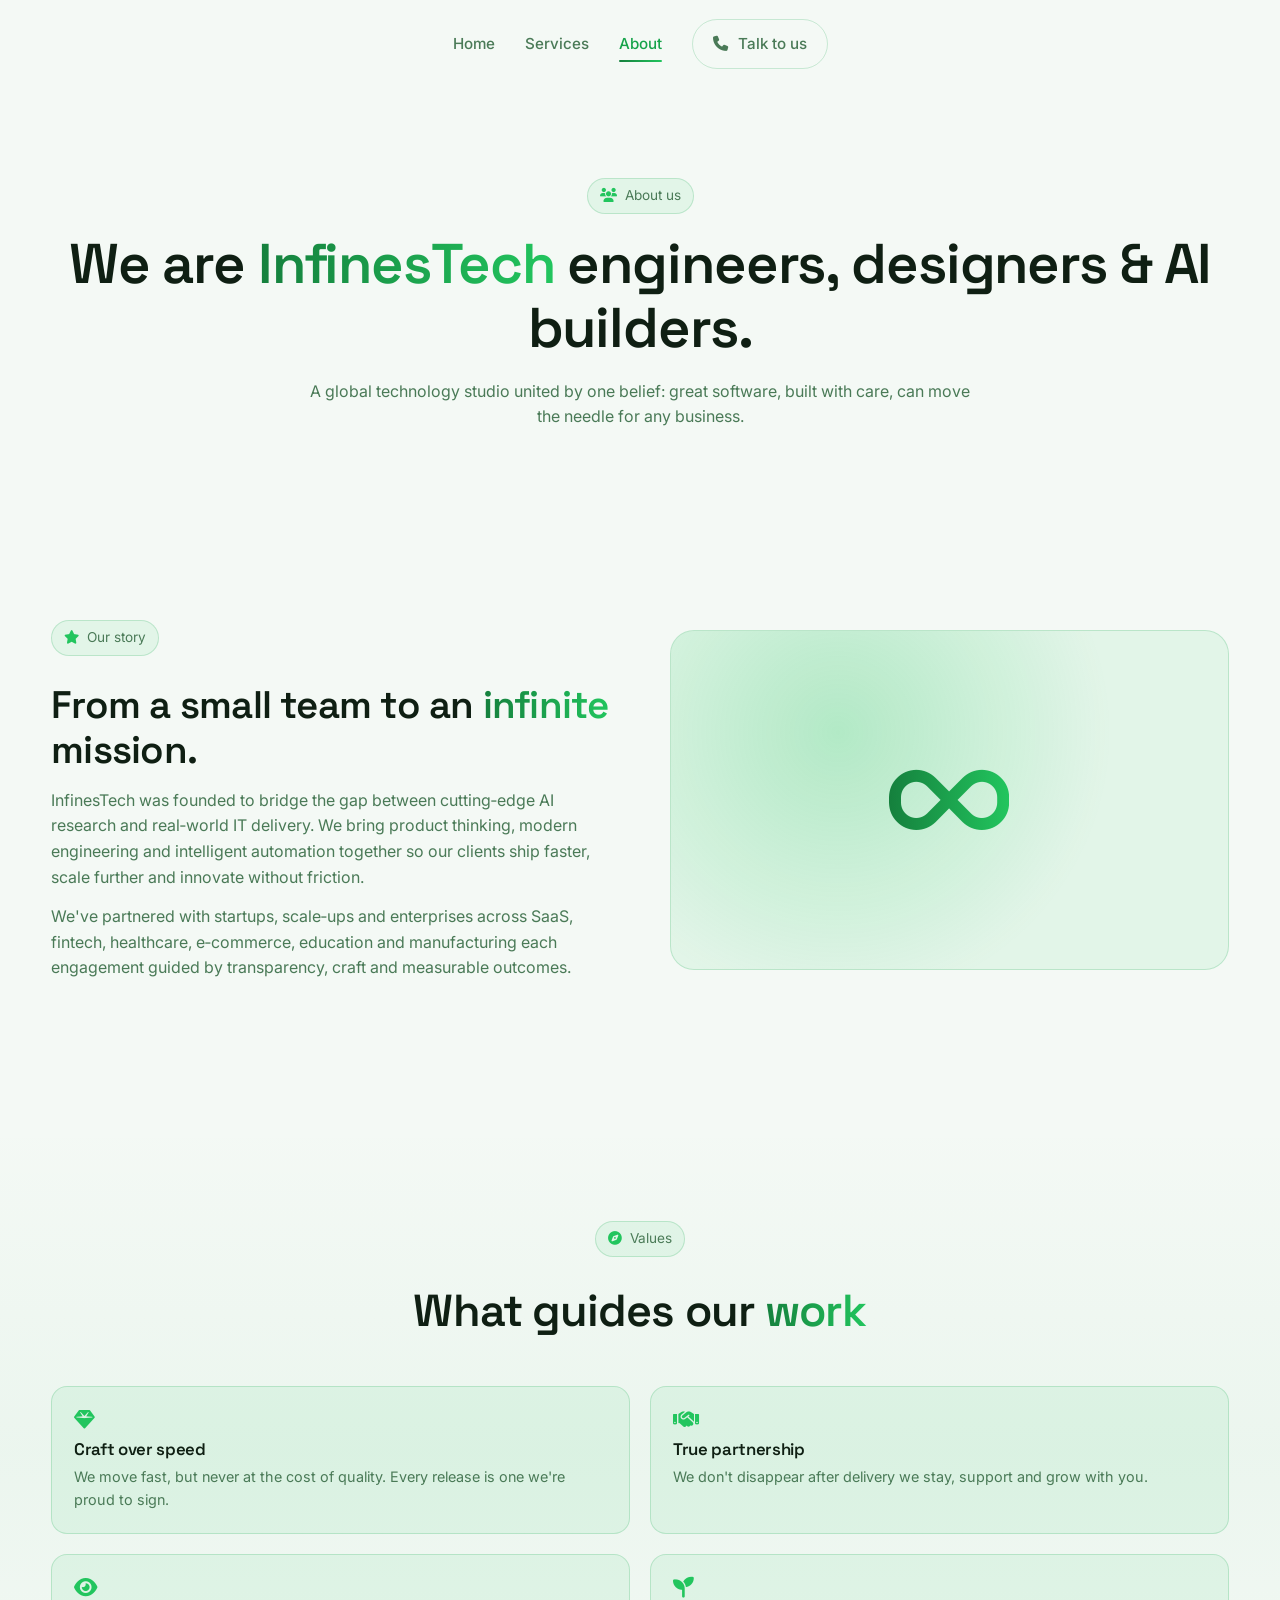
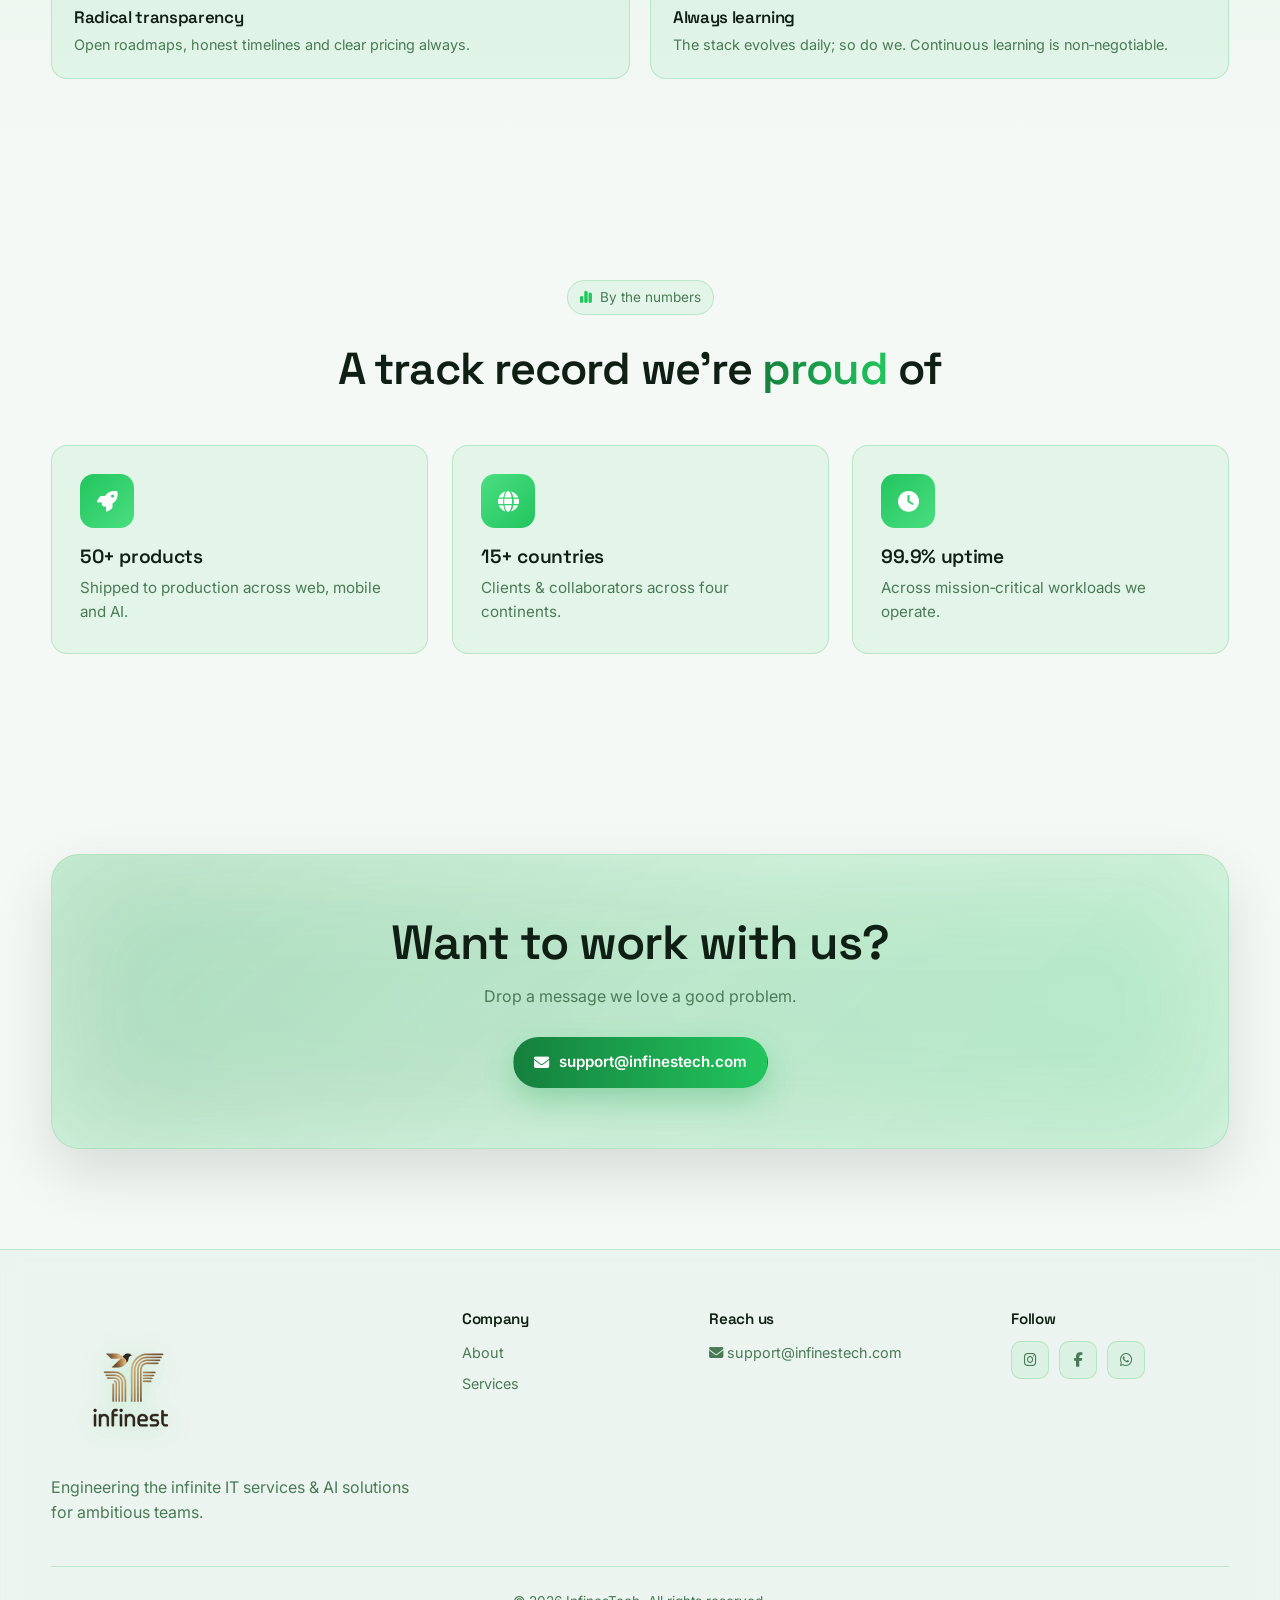
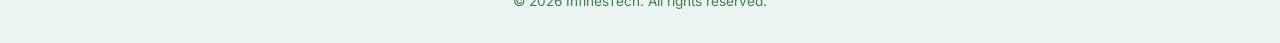
<file: about.html>
<!DOCTYPE html>
<html lang="en">
<head>
  <meta charset="UTF-8" />
  <meta name="viewport" content="width=device-width, initial-scale=1.0" />
  <title>About  InfinesTech</title>
  <link rel="icon" href="data:image/svg+xml,%3Csvg xmlns='http://www.w3.org/2000/svg' viewBox='0 0 64 64'%3E%3Ctext y='52' font-size='52'%3E%E2%88%9E%3C/text%3E%3C/svg%3E" />
  <link rel="preconnect" href="https://fonts.googleapis.com">
  <link rel="preconnect" href="https://fonts.gstatic.com" crossorigin>
  <link href="https://fonts.googleapis.com/css2?family=Space+Grotesk:wght@400;500;600;700&family=Inter:wght@300;400;500;600&display=swap" rel="stylesheet">
  <link rel="stylesheet" href="https://cdnjs.cloudflare.com/ajax/libs/font-awesome/6.5.2/css/all.min.css" referrerpolicy="no-referrer" />
  <link rel="stylesheet" href="https://cdn.jsdelivr.net/npm/aos@2.3.4/dist/aos.css" />
  <link rel="stylesheet" href="assets/css/styles.css" />
</head>
<body>
  <div class="bg-gradient" aria-hidden="true"></div>

  <header class="nav">
    <div class="container nav-inner">
      <nav class="nav-links" id="navLinks">
        <a href="index.html">Home</a>
        <a href="services.html">Services</a>
        <a href="about.html" class="active">About</a>
        <a href="index.html#contact" class="btn btn-ghost"><i class="fa-solid fa-phone"></i> Talk to us</a>
      </nav>
      <button class="menu-btn" id="menuBtn" aria-label="Menu"><i class="fa-solid fa-bars"></i></button>
    </div>
  </header>

  <section class="page-hero">
    <div class="container" data-aos="fade-up">
      <span class="eyebrow"><i class="fa-solid fa-users"></i> About us</span>
      <h1>We are <span class="grad">InfinesTech</span>  engineers, designers & AI builders.</h1>
      <p>A global technology studio united by one belief: great software, built with care, can move the needle for any business.</p>
    </div>
  </section>

  <section class="section">
    <div class="container about-grid">
      <div data-aos="fade-right">
        <span class="eyebrow"><i class="fa-solid fa-star"></i> Our story</span>
        <h2 style="font-size:clamp(1.8rem,3vw,2.4rem);margin:10px 0 16px">From a small team to an <span class="grad">infinite</span> mission.</h2>
        <p class="muted">InfinesTech was founded to bridge the gap between cutting‑edge AI research and real‑world IT delivery. We bring product thinking, modern engineering and intelligent automation together  so our clients ship faster, scale further and innovate without friction.</p>
        <p class="muted" style="margin-top:14px">We've partnered with startups, scale‑ups and enterprises across SaaS, fintech, healthcare, e‑commerce, education and manufacturing  each engagement guided by transparency, craft and measurable outcomes.</p>
      </div>
      <div class="service-visual" data-aos="fade-left" style="min-height:340px">
        <i class="fa-solid fa-infinity"></i>
      </div>
    </div>
  </section>

  <section class="section alt">
    <div class="container">
      <div class="section-head" data-aos="fade-up">
        <span class="eyebrow"><i class="fa-solid fa-compass"></i> Values</span>
        <h2>What guides our <span class="grad">work</span></h2>
      </div>
      <div class="values">
        <div class="value" data-aos="fade-up"><i class="fa-solid fa-gem"></i><h4>Craft over speed</h4><p>We move fast, but never at the cost of quality. Every release is one we're proud to sign.</p></div>
        <div class="value" data-aos="fade-up" data-aos-delay="80"><i class="fa-solid fa-handshake"></i><h4>True partnership</h4><p>We don't disappear after delivery  we stay, support and grow with you.</p></div>
        <div class="value" data-aos="fade-up" data-aos-delay="160"><i class="fa-solid fa-eye"></i><h4>Radical transparency</h4><p>Open roadmaps, honest timelines and clear pricing  always.</p></div>
        <div class="value" data-aos="fade-up" data-aos-delay="240"><i class="fa-solid fa-seedling"></i><h4>Always learning</h4><p>The stack evolves daily; so do we. Continuous learning is non‑negotiable.</p></div>
      </div>
    </div>
  </section>

  <section class="section">
    <div class="container">
      <div class="section-head" data-aos="fade-up">
        <span class="eyebrow"><i class="fa-solid fa-chart-simple"></i> By the numbers</span>
        <h2>A track record we're <span class="grad">proud</span> of</h2>
      </div>
      <div class="cards">
        <div class="card" data-aos="fade-up"><div class="card-icon ic-1"><i class="fa-solid fa-rocket"></i></div><h3>50+ products</h3><p>Shipped to production across web, mobile and AI.</p></div>
        <div class="card" data-aos="fade-up" data-aos-delay="80"><div class="card-icon ic-2"><i class="fa-solid fa-globe"></i></div><h3>15+ countries</h3><p>Clients & collaborators across four continents.</p></div>
        <div class="card" data-aos="fade-up" data-aos-delay="160"><div class="card-icon ic-3"><i class="fa-solid fa-clock"></i></div><h3>99.9% uptime</h3><p>Across mission‑critical workloads we operate.</p></div>
      </div>
    </div>
  </section>

  <section id="contact" class="cta">
    <div class="container cta-inner" data-aos="zoom-in">
      <h2>Want to work with us?</h2>
      <p>Drop a message  we love a good problem.</p>
      <div class="cta-actions">
        <a class="btn btn-primary" href="mailto:support@infinestech.com"><i class="fa-solid fa-envelope"></i> support@infinestech.com</a>
      </div>
    </div>
  </section>

  <footer class="footer">
    <div class="container footer-grid">
      <div>
        <a href="index.html" class="logo" aria-label="InfinesTech home">
          <img src="public/images/infilogo-removebg-preview.png" alt="InfinesTech logo" />
        </a>
        <p class="muted">Engineering the infinite  IT services & AI solutions for ambitious teams.</p>
      </div>
      <div>
        <h5>Company</h5>
        <a href="about.html">About</a>
        <a href="services.html">Services</a>
      </div>
      <div>
        <h5>Reach us</h5>
        <a href="mailto:support@infinestech.com"><i class="fa-solid fa-envelope"></i> support@infinestech.com</a>
      </div>
      <div>
        <h5>Follow</h5>
        <div class="socials">
          <a href="https://www.instagram.com/infinest_tech?igsh=b3l2dXd6c2hsYjk3" aria-label="Instagram"><i class="fa-brands fa-instagram"></i></a>
          <a href="https://www.facebook.com/share/1D6Vjy6H3m/" aria-label="Facebook"><i class="fa-brands fa-facebook-f"></i></a>
          <a href="https://wa.me/918925433918" aria-label="WhatsApp"><i class="fa-brands fa-whatsapp"></i></a>
        </div>
      </div>
    </div>
    <div class="container copyright">© <span id="year"></span> InfinesTech. All rights reserved.</div>
  </footer>

  <script src="https://cdn.jsdelivr.net/npm/aos@2.3.4/dist/aos.js"></script>
  <script src="assets/js/main.js"></script>
</body>
</html>
</file>
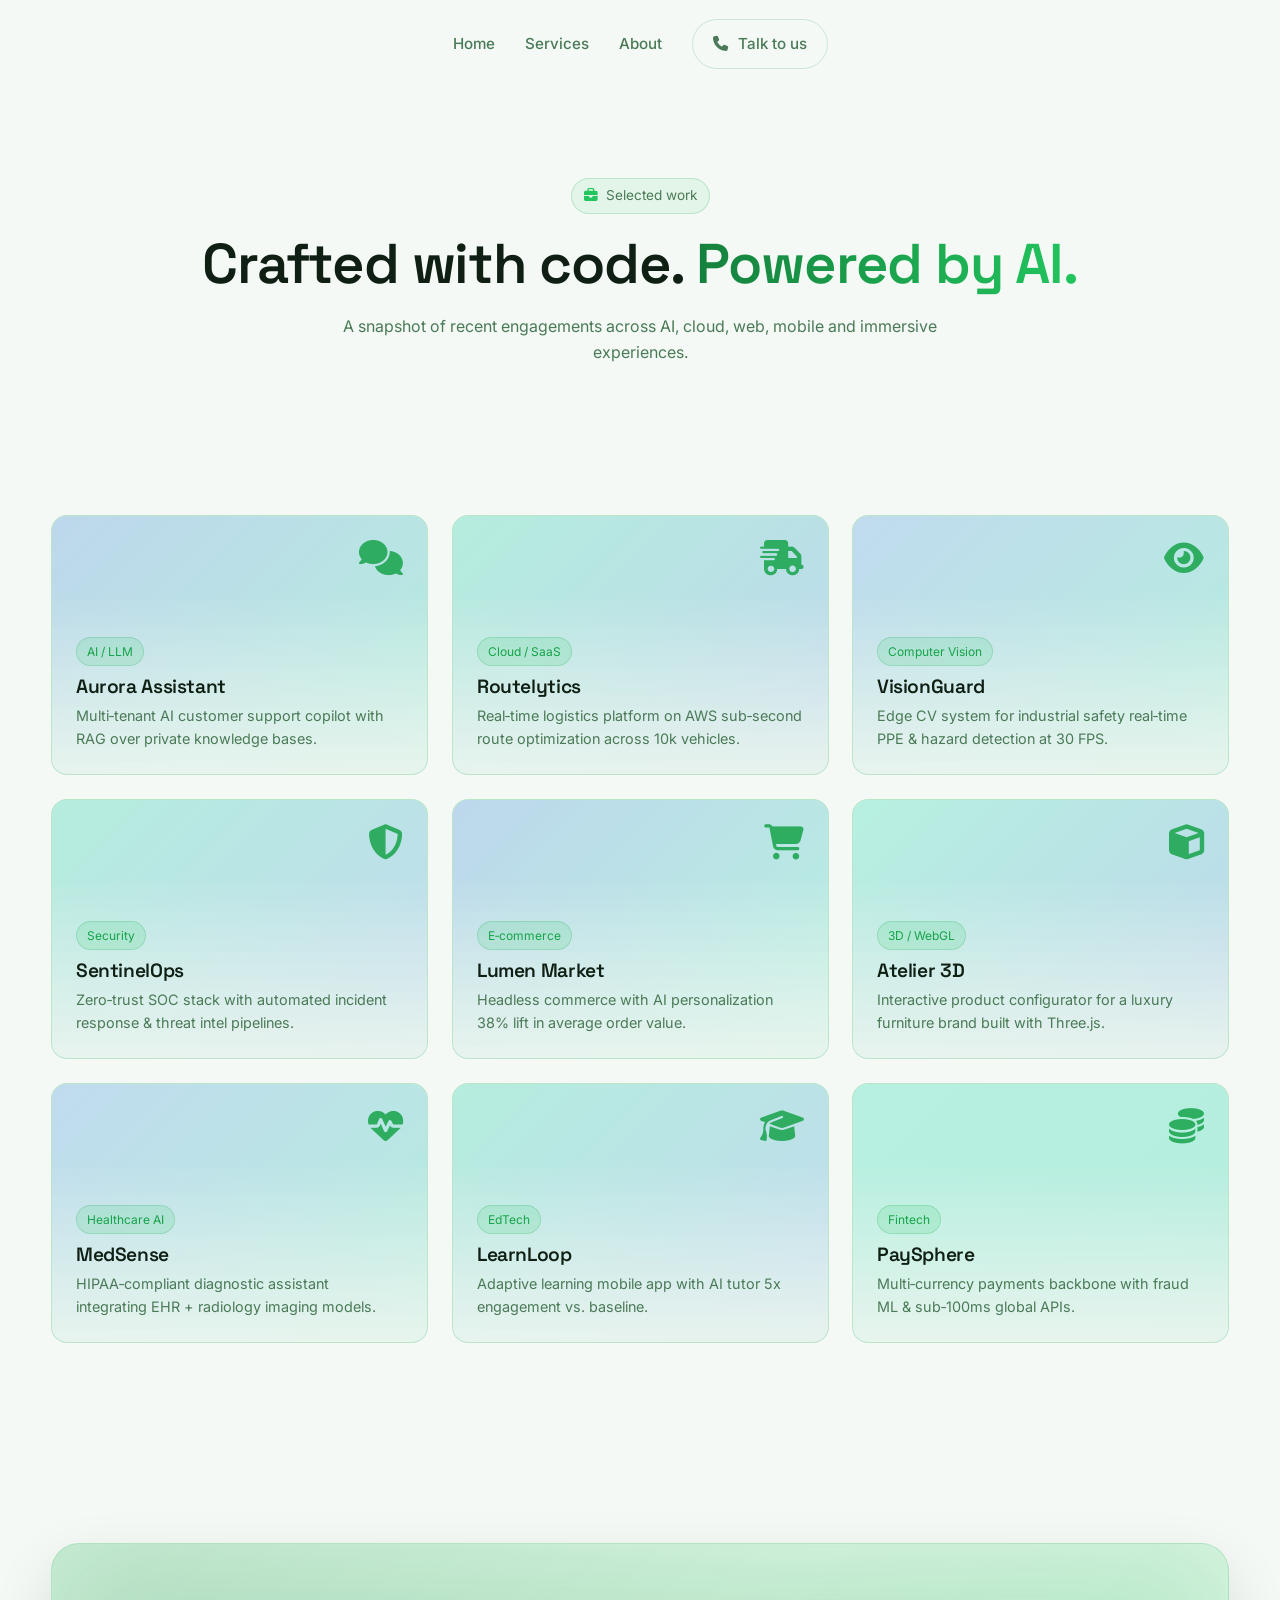
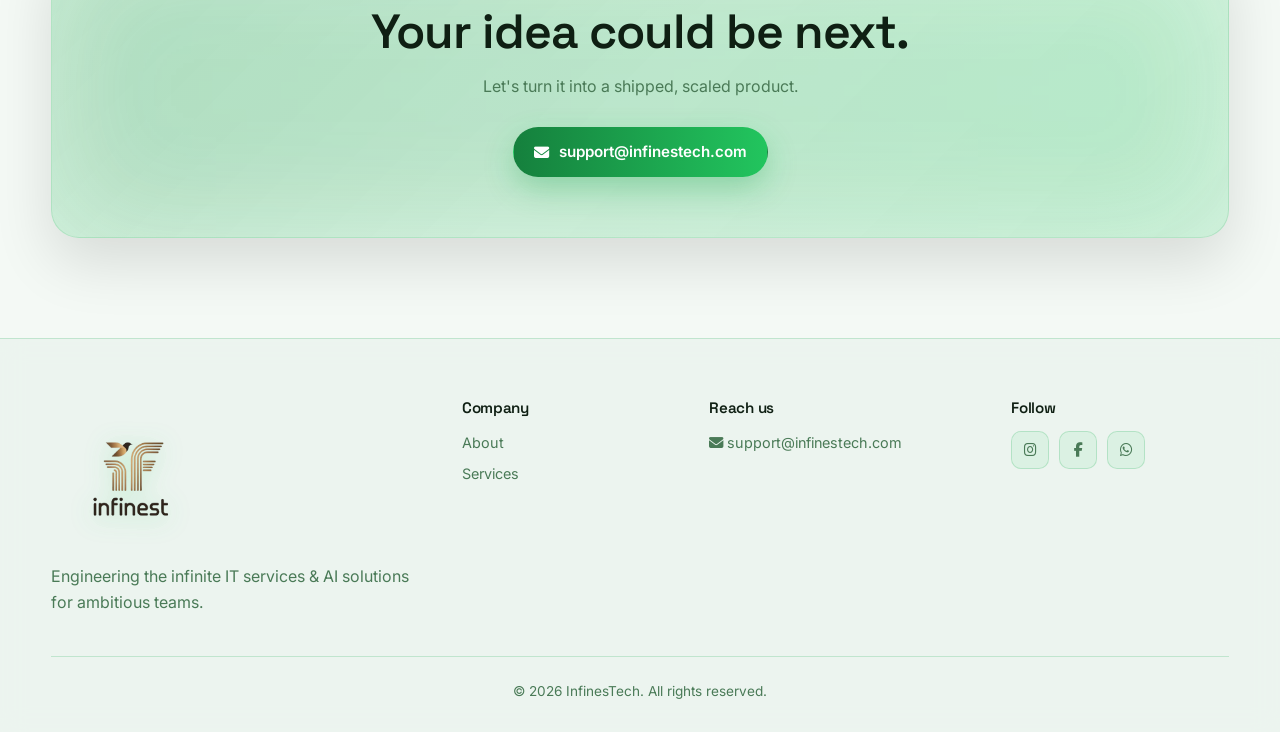
<file: portfolio.html>
﻿<!DOCTYPE html>
<html lang="en">
<head>
  <meta charset="UTF-8" />
  <meta name="viewport" content="width=device-width, initial-scale=1.0" />
  <title>Work  InfinesTech</title>
  <link rel="icon" href="data:image/svg+xml,%3Csvg xmlns='http://www.w3.org/2000/svg' viewBox='0 0 64 64'%3E%3Ctext y='52' font-size='52'%3E%E2%88%9E%3C/text%3E%3C/svg%3E" />
  <link rel="preconnect" href="https://fonts.googleapis.com">
  <link rel="preconnect" href="https://fonts.gstatic.com" crossorigin>
  <link href="https://fonts.googleapis.com/css2?family=Space+Grotesk:wght@400;500;600;700&family=Inter:wght@300;400;500;600&display=swap" rel="stylesheet">
  <link rel="stylesheet" href="https://cdnjs.cloudflare.com/ajax/libs/font-awesome/6.5.2/css/all.min.css" referrerpolicy="no-referrer" />
  <link rel="stylesheet" href="https://cdn.jsdelivr.net/npm/aos@2.3.4/dist/aos.css" />
  <link rel="stylesheet" href="assets/css/styles.css" />
</head>
<body>
  <div class="bg-gradient" aria-hidden="true"></div>

  <header class="nav">
    <div class="container nav-inner">
      <nav class="nav-links" id="navLinks">
        <a href="index.html">Home</a>
        <a href="services.html">Services</a>
        <a href="about.html">About</a>

        <a href="index.html#contact" class="btn btn-ghost"><i class="fa-solid fa-phone"></i> Talk to us</a>
      </nav>
      <button class="menu-btn" id="menuBtn" aria-label="Menu"><i class="fa-solid fa-bars"></i></button>
    </div>
  </header>

  <section class="page-hero">
    <div class="container" data-aos="fade-up">
      <span class="eyebrow"><i class="fa-solid fa-briefcase"></i> Selected work</span>
      <h1>Crafted with code. <span class="grad">Powered by AI.</span></h1>
      <p>A snapshot of recent engagements across AI, cloud, web, mobile and immersive experiences.</p>
    </div>
  </section>

  <section class="section">
    <div class="container">
      <div class="portfolio-grid">
        <article class="project" data-aos="fade-up" style="--proj-grad:linear-gradient(135deg,#4f7df6,#2dd4bf)">
          <i class="fa-solid fa-comments proj-icon"></i>
          <span class="tag">AI / LLM</span>
          <h3>Aurora Assistant</h3>
          <p>Multi‑tenant AI customer support copilot with RAG over private knowledge bases.</p>
        </article>
        <article class="project" data-aos="fade-up" data-aos-delay="80" style="--proj-grad:linear-gradient(135deg,#2dd4bf,#4f7df6)">
          <i class="fa-solid fa-truck-fast proj-icon"></i>
          <span class="tag">Cloud / SaaS</span>
          <h3>Routelytics</h3>
          <p>Real‑time logistics platform on AWS  sub‑second route optimization across 10k vehicles.</p>
        </article>
        <article class="project" data-aos="fade-up" data-aos-delay="160" style="--proj-grad:linear-gradient(135deg,#5b8cff,#2dd4bf)">
          <i class="fa-solid fa-eye proj-icon"></i>
          <span class="tag">Computer Vision</span>
          <h3>VisionGuard</h3>
          <p>Edge CV system for industrial safety  real‑time PPE & hazard detection at 30 FPS.</p>
        </article>
        <article class="project" data-aos="fade-up" style="--proj-grad:linear-gradient(135deg,#2dd4bf,#5b8cff)">
          <i class="fa-solid fa-shield-halved proj-icon"></i>
          <span class="tag">Security</span>
          <h3>SentinelOps</h3>
          <p>Zero‑trust SOC stack with automated incident response & threat intel pipelines.</p>
        </article>
        <article class="project" data-aos="fade-up" data-aos-delay="80" style="--proj-grad:linear-gradient(135deg,#4f7df6,#34e0c8)">
          <i class="fa-solid fa-cart-shopping proj-icon"></i>
          <span class="tag">E‑commerce</span>
          <h3>Lumen Market</h3>
          <p>Headless commerce with AI personalization  38% lift in average order value.</p>
        </article>
        <article class="project" data-aos="fade-up" data-aos-delay="160" style="--proj-grad:linear-gradient(135deg,#34e0c8,#4f7df6)">
          <i class="fa-solid fa-cube proj-icon"></i>
          <span class="tag">3D / WebGL</span>
          <h3>Atelier 3D</h3>
          <p>Interactive product configurator for a luxury furniture brand  built with Three.js.</p>
        </article>
        <article class="project" data-aos="fade-up" style="--proj-grad:linear-gradient(135deg,#5b8cff,#2dd4bf)">
          <i class="fa-solid fa-heart-pulse proj-icon"></i>
          <span class="tag">Healthcare AI</span>
          <h3>MedSense</h3>
          <p>HIPAA‑compliant diagnostic assistant integrating EHR + radiology imaging models.</p>
        </article>
        <article class="project" data-aos="fade-up" data-aos-delay="80" style="--proj-grad:linear-gradient(135deg,#2dd4bf,#5b8cff)">
          <i class="fa-solid fa-graduation-cap proj-icon"></i>
          <span class="tag">EdTech</span>
          <h3>LearnLoop</h3>
          <p>Adaptive learning mobile app with AI tutor  5x engagement vs. baseline.</p>
        </article>
        <article class="project" data-aos="fade-up" data-aos-delay="160" style="--proj-grad:linear-gradient(135deg,#34e0c8,#2dd4bf)">
          <i class="fa-solid fa-coins proj-icon"></i>
          <span class="tag">Fintech</span>
          <h3>PaySphere</h3>
          <p>Multi‑currency payments backbone with fraud ML & sub‑100ms global APIs.</p>
        </article>
      </div>
    </div>
  </section>

  <section id="contact" class="cta">
    <div class="container cta-inner" data-aos="zoom-in">
      <h2>Your idea could be next.</h2>
      <p>Let's turn it into a shipped, scaled product.</p>
      <div class="cta-actions">
        <a class="btn btn-primary" href="mailto:support@infinestech.com"><i class="fa-solid fa-envelope"></i> support@infinestech.com</a>
      </div>
    </div>
  </section>

  <footer class="footer">
    <div class="container footer-grid">
      <div>
        <a href="index.html" class="logo" aria-label="InfinesTech home">
          <img src="public/images/infilogo-removebg-preview.png" alt="InfinesTech logo" />
        </a>
        <p class="muted">Engineering the infinite  IT services & AI solutions for ambitious teams.</p>
      </div>
      <div>
        <h5>Company</h5>
        <a href="about.html">About</a>
        <a href="services.html">Services</a>
      </div>
      <div>
        <h5>Reach us</h5>
        <a href="mailto:support@infinestech.com"><i class="fa-solid fa-envelope"></i> support@infinestech.com</a>
      </div>
      <div>
        <h5>Follow</h5>
        <div class="socials">
          <a href="https://www.instagram.com/infinest_tech?igsh=b3l2dXd6c2hsYjk3" aria-label="Instagram"><i class="fa-brands fa-instagram"></i></a>
          <a href="https://www.facebook.com/share/1D6Vjy6H3m/" aria-label="Facebook"><i class="fa-brands fa-facebook-f"></i></a>
          <a href="https://wa.me/918925433918" aria-label="WhatsApp"><i class="fa-brands fa-whatsapp"></i></a>
        </div>
      </div>
    </div>
    <div class="container copyright">© <span id="year"></span> InfinesTech. All rights reserved.</div>
  </footer>

  <script src="https://cdn.jsdelivr.net/npm/aos@2.3.4/dist/aos.js"></script>
  <script src="assets/js/main.js"></script>
</body>
</html>
</file>
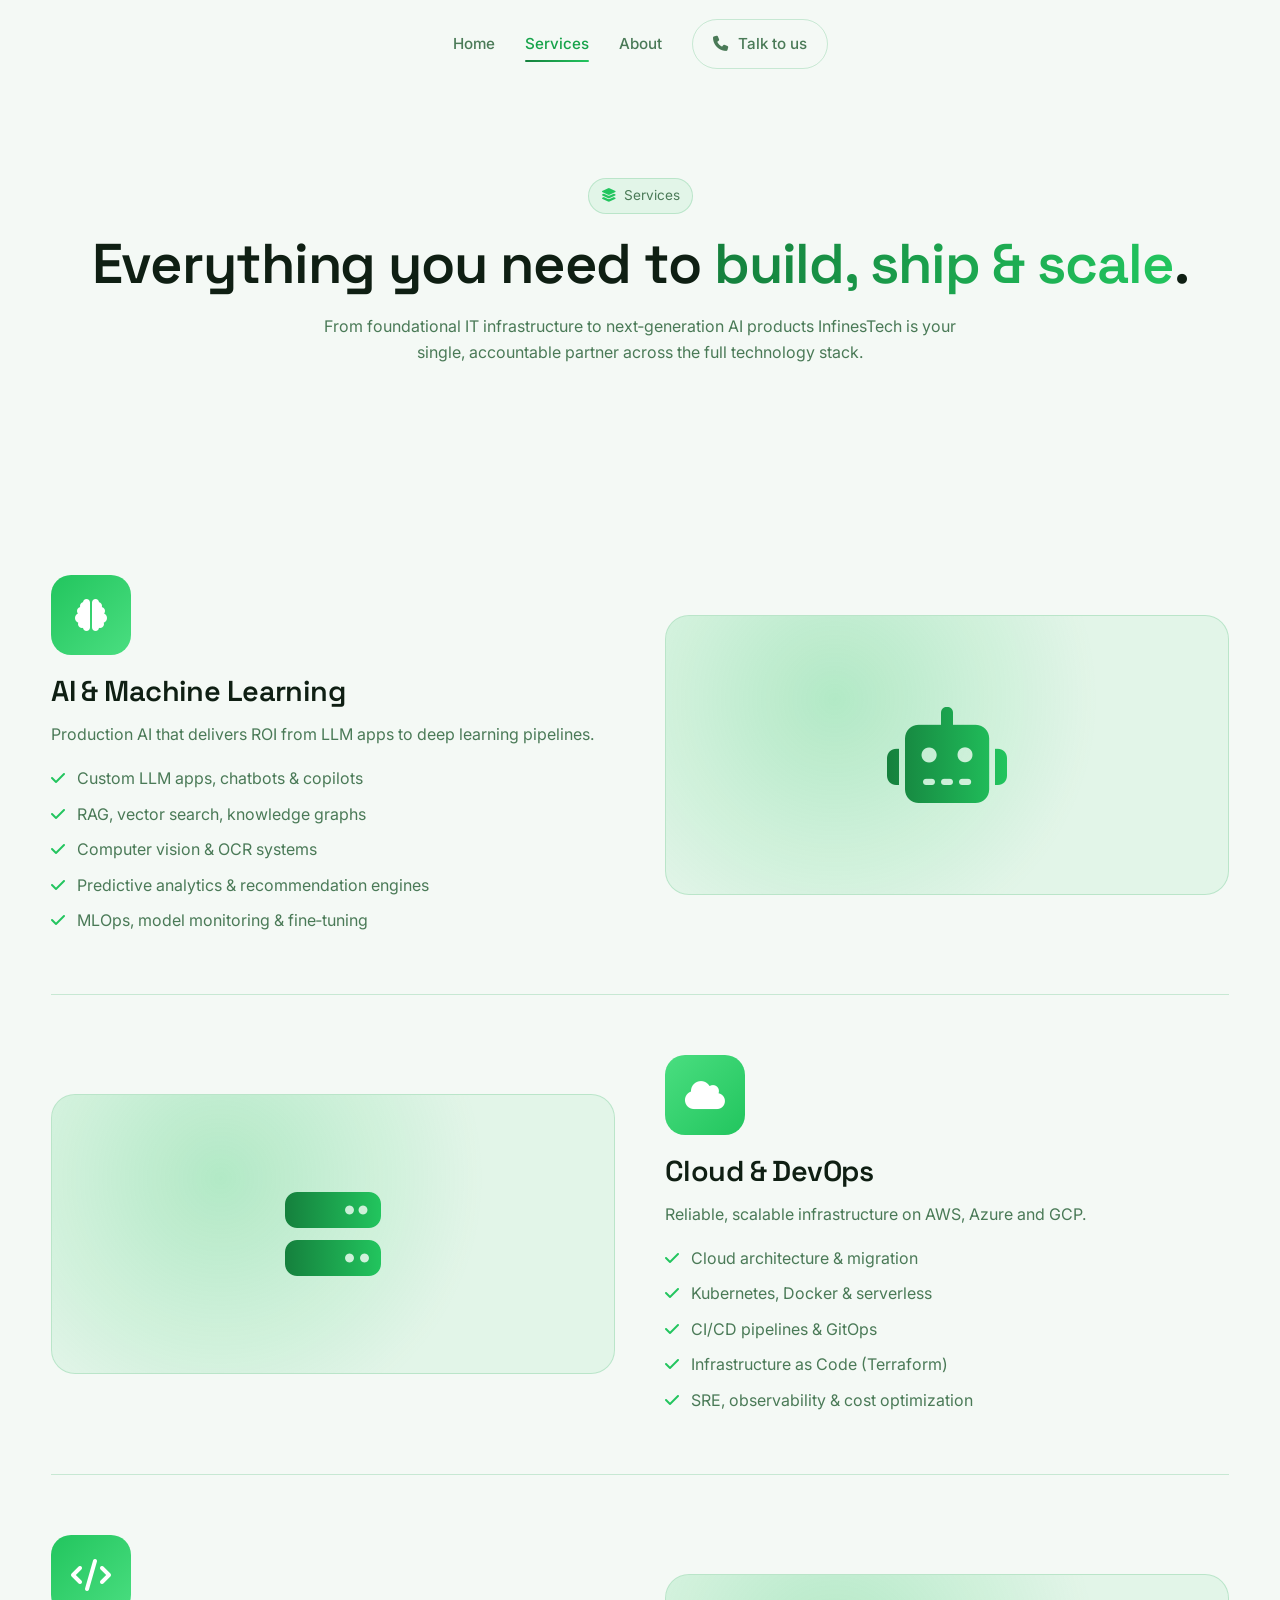
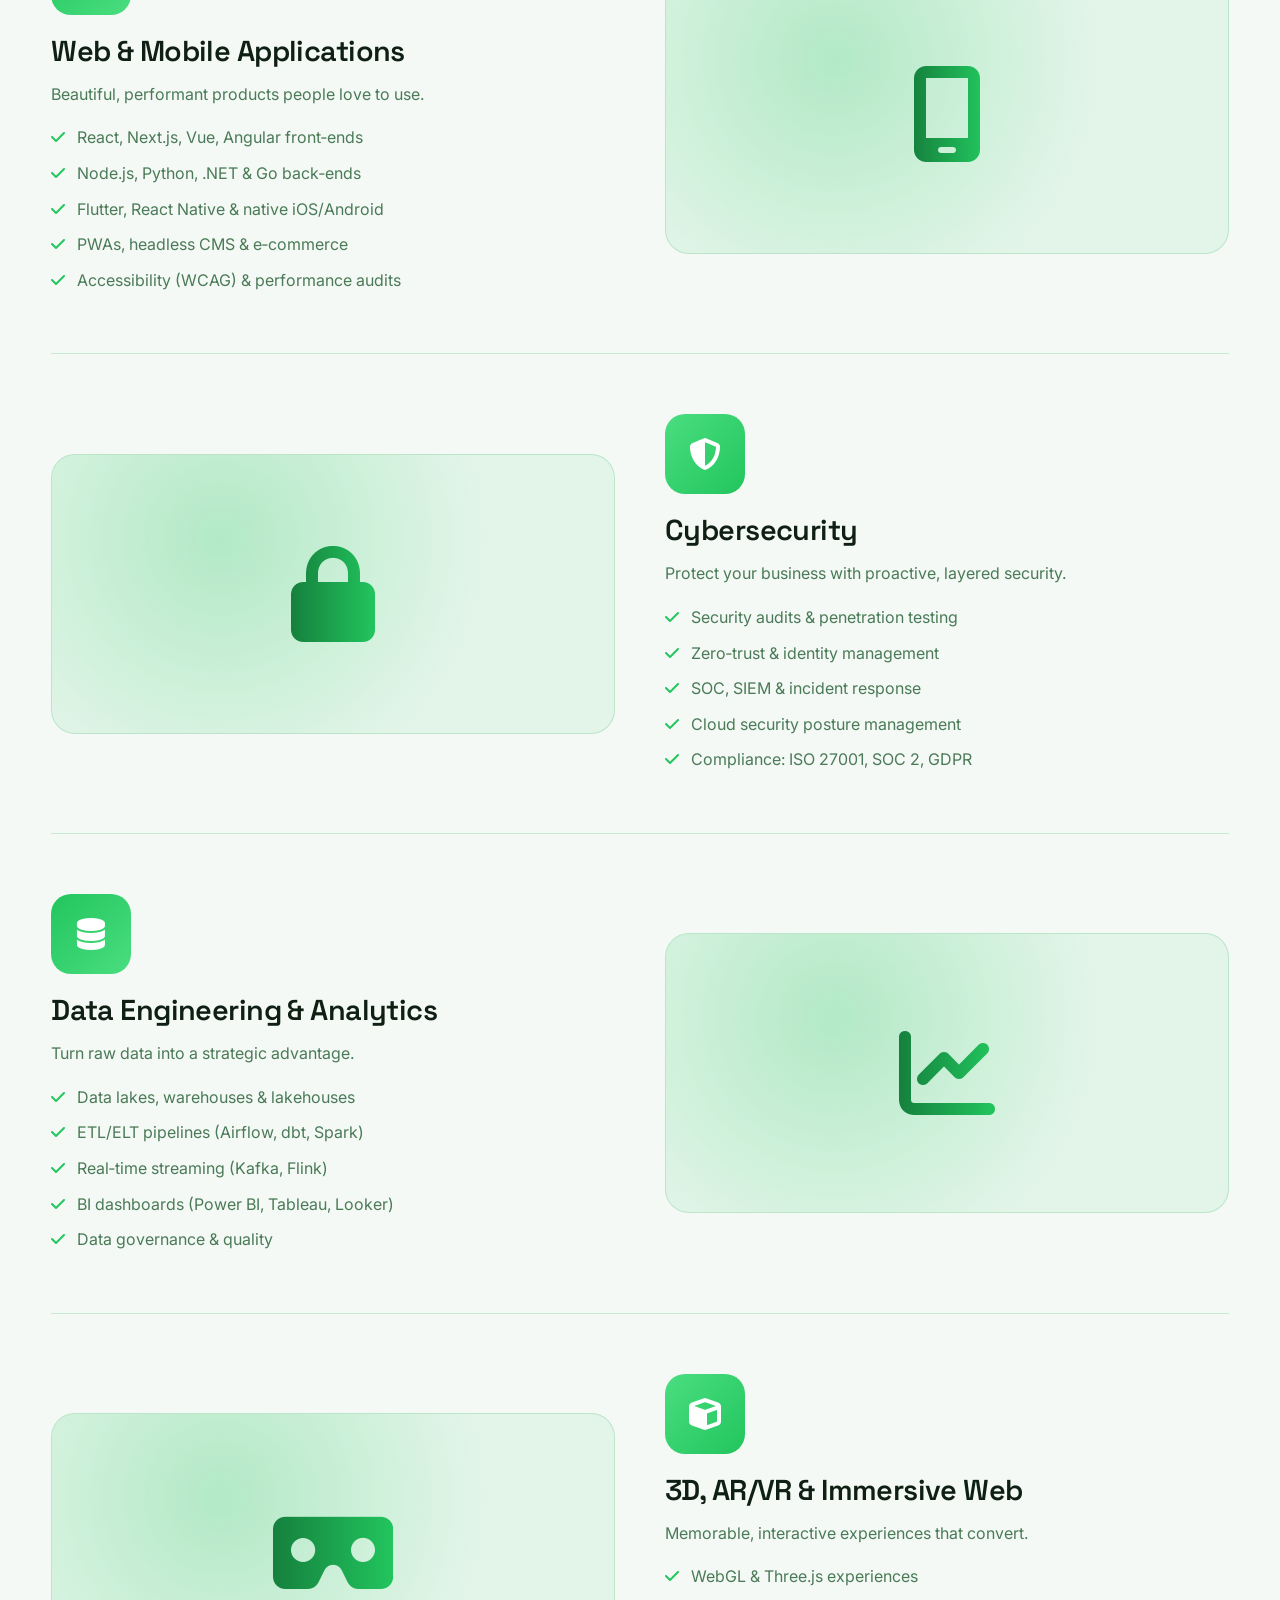
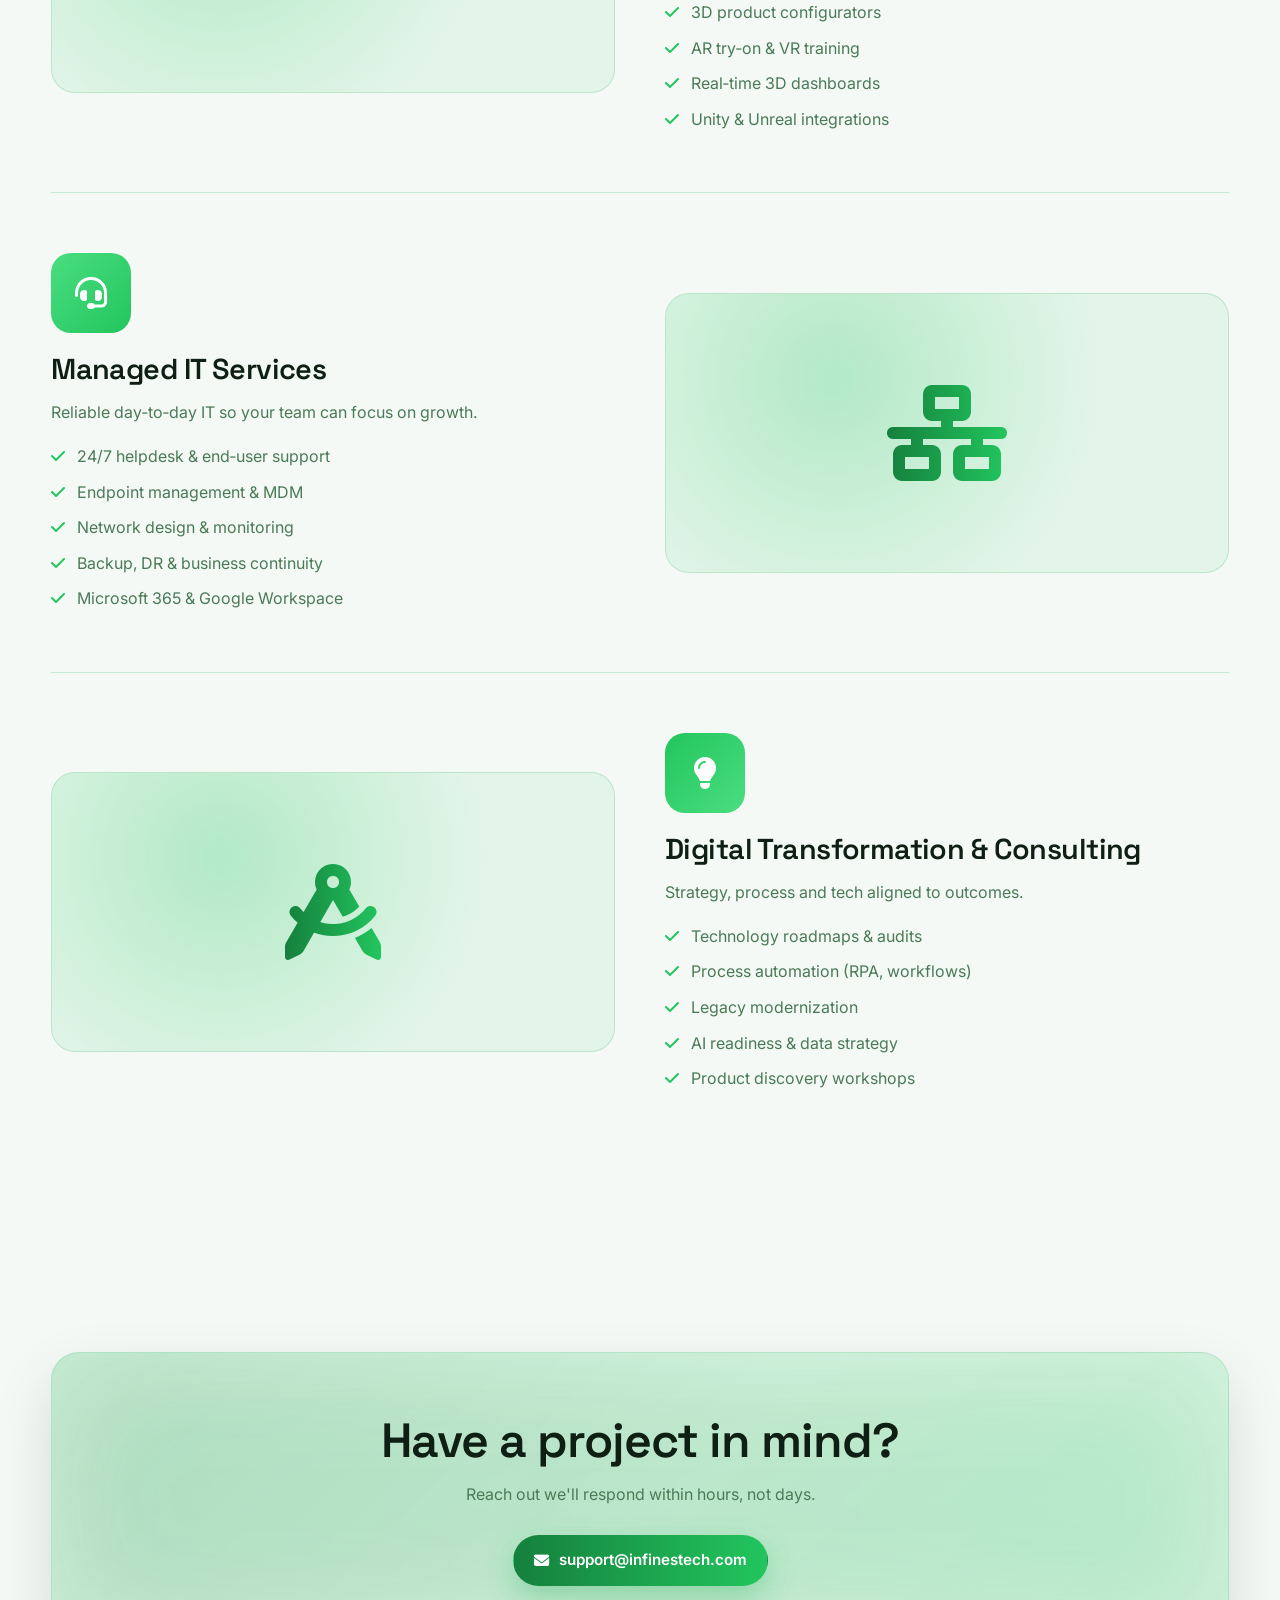
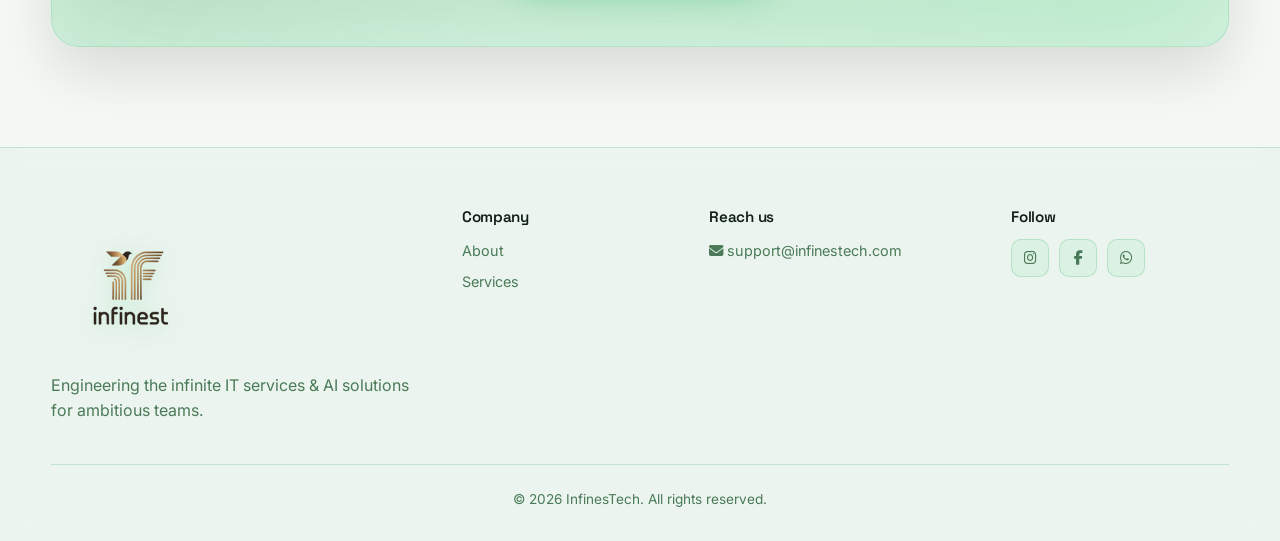
<file: services.html>
<!DOCTYPE html>
<html lang="en">
<head>
  <meta charset="UTF-8" />
  <meta name="viewport" content="width=device-width, initial-scale=1.0" />
  <title>Services  InfinesTech</title>
  <link rel="icon" href="data:image/svg+xml,%3Csvg xmlns='http://www.w3.org/2000/svg' viewBox='0 0 64 64'%3E%3Ctext y='52' font-size='52'%3E%E2%88%9E%3C/text%3E%3C/svg%3E" />
  <link rel="preconnect" href="https://fonts.googleapis.com">
  <link rel="preconnect" href="https://fonts.gstatic.com" crossorigin>
  <link href="https://fonts.googleapis.com/css2?family=Space+Grotesk:wght@400;500;600;700&family=Inter:wght@300;400;500;600&display=swap" rel="stylesheet">
  <link rel="stylesheet" href="https://cdnjs.cloudflare.com/ajax/libs/font-awesome/6.5.2/css/all.min.css" referrerpolicy="no-referrer" />
  <link rel="stylesheet" href="https://cdn.jsdelivr.net/npm/aos@2.3.4/dist/aos.css" />
  <link rel="stylesheet" href="assets/css/styles.css" />
</head>
<body>
  <div class="bg-gradient" aria-hidden="true"></div>

  <header class="nav">
    <div class="container nav-inner">
      <nav class="nav-links" id="navLinks">
        <a href="index.html">Home</a>
        <a href="services.html" class="active">Services</a>
        <a href="about.html">About</a>
        <a href="index.html#contact" class="btn btn-ghost"><i class="fa-solid fa-phone"></i> Talk to us</a>
      </nav>
      <button class="menu-btn" id="menuBtn" aria-label="Menu"><i class="fa-solid fa-bars"></i></button>
    </div>
  </header>

  <section class="page-hero">
    <div class="container" data-aos="fade-up">
      <span class="eyebrow"><i class="fa-solid fa-layer-group"></i> Services</span>
      <h1>Everything you need to <span class="grad">build, ship & scale</span>.</h1>
      <p>From foundational IT infrastructure to next‑generation AI products  InfinesTech is your single, accountable partner across the full technology stack.</p>
    </div>
  </section>

  <section class="section">
    <div class="container">

      <div id="ai" class="service-block">
        <div data-aos="fade-right">
          <div class="icon-big ic-1"><i class="fa-solid fa-brain"></i></div>
          <h3>AI & Machine Learning</h3>
          <p class="muted">Production AI that delivers ROI  from LLM apps to deep learning pipelines.</p>
          <ul>
            <li><i class="fa-solid fa-check"></i> Custom LLM apps, chatbots & copilots</li>
            <li><i class="fa-solid fa-check"></i> RAG, vector search, knowledge graphs</li>
            <li><i class="fa-solid fa-check"></i> Computer vision & OCR systems</li>
            <li><i class="fa-solid fa-check"></i> Predictive analytics & recommendation engines</li>
            <li><i class="fa-solid fa-check"></i> MLOps, model monitoring & fine‑tuning</li>
          </ul>
        </div>
        <div class="service-visual" data-aos="fade-left"><i class="fa-solid fa-robot"></i></div>
      </div>

      <div id="cloud" class="service-block reverse">
        <div data-aos="fade-left">
          <div class="icon-big ic-2"><i class="fa-solid fa-cloud"></i></div>
          <h3>Cloud & DevOps</h3>
          <p class="muted">Reliable, scalable infrastructure on AWS, Azure and GCP.</p>
          <ul>
            <li><i class="fa-solid fa-check"></i> Cloud architecture & migration</li>
            <li><i class="fa-solid fa-check"></i> Kubernetes, Docker & serverless</li>
            <li><i class="fa-solid fa-check"></i> CI/CD pipelines & GitOps</li>
            <li><i class="fa-solid fa-check"></i> Infrastructure as Code (Terraform)</li>
            <li><i class="fa-solid fa-check"></i> SRE, observability & cost optimization</li>
          </ul>
        </div>
        <div class="service-visual" data-aos="fade-right"><i class="fa-solid fa-server"></i></div>
      </div>

      <div id="apps" class="service-block">
        <div data-aos="fade-right">
          <div class="icon-big ic-3"><i class="fa-solid fa-code"></i></div>
          <h3>Web & Mobile Applications</h3>
          <p class="muted">Beautiful, performant products people love to use.</p>
          <ul>
            <li><i class="fa-solid fa-check"></i> React, Next.js, Vue, Angular front‑ends</li>
            <li><i class="fa-solid fa-check"></i> Node.js, Python, .NET & Go back‑ends</li>
            <li><i class="fa-solid fa-check"></i> Flutter, React Native & native iOS/Android</li>
            <li><i class="fa-solid fa-check"></i> PWAs, headless CMS & e‑commerce</li>
            <li><i class="fa-solid fa-check"></i> Accessibility (WCAG) & performance audits</li>
          </ul>
        </div>
        <div class="service-visual" data-aos="fade-left"><i class="fa-solid fa-mobile-screen"></i></div>
      </div>

      <div id="security" class="service-block reverse">
        <div data-aos="fade-left">
          <div class="icon-big ic-4"><i class="fa-solid fa-shield-halved"></i></div>
          <h3>Cybersecurity</h3>
          <p class="muted">Protect your business with proactive, layered security.</p>
          <ul>
            <li><i class="fa-solid fa-check"></i> Security audits & penetration testing</li>
            <li><i class="fa-solid fa-check"></i> Zero‑trust & identity management</li>
            <li><i class="fa-solid fa-check"></i> SOC, SIEM & incident response</li>
            <li><i class="fa-solid fa-check"></i> Cloud security posture management</li>
            <li><i class="fa-solid fa-check"></i> Compliance: ISO 27001, SOC 2, GDPR</li>
          </ul>
        </div>
        <div class="service-visual" data-aos="fade-right"><i class="fa-solid fa-lock"></i></div>
      </div>

      <div id="data" class="service-block">
        <div data-aos="fade-right">
          <div class="icon-big ic-5"><i class="fa-solid fa-database"></i></div>
          <h3>Data Engineering & Analytics</h3>
          <p class="muted">Turn raw data into a strategic advantage.</p>
          <ul>
            <li><i class="fa-solid fa-check"></i> Data lakes, warehouses & lakehouses</li>
            <li><i class="fa-solid fa-check"></i> ETL/ELT pipelines (Airflow, dbt, Spark)</li>
            <li><i class="fa-solid fa-check"></i> Real‑time streaming (Kafka, Flink)</li>
            <li><i class="fa-solid fa-check"></i> BI dashboards (Power BI, Tableau, Looker)</li>
            <li><i class="fa-solid fa-check"></i> Data governance & quality</li>
          </ul>
        </div>
        <div class="service-visual" data-aos="fade-left"><i class="fa-solid fa-chart-line"></i></div>
      </div>

      <div id="3d" class="service-block reverse">
        <div data-aos="fade-left">
          <div class="icon-big ic-6"><i class="fa-solid fa-cube"></i></div>
          <h3>3D, AR/VR & Immersive Web</h3>
          <p class="muted">Memorable, interactive experiences that convert.</p>
          <ul>
            <li><i class="fa-solid fa-check"></i> WebGL & Three.js experiences</li>
            <li><i class="fa-solid fa-check"></i> 3D product configurators</li>
            <li><i class="fa-solid fa-check"></i> AR try‑on & VR training</li>
            <li><i class="fa-solid fa-check"></i> Real‑time 3D dashboards</li>
            <li><i class="fa-solid fa-check"></i> Unity & Unreal integrations</li>
          </ul>
        </div>
        <div class="service-visual" data-aos="fade-right"><i class="fa-solid fa-vr-cardboard"></i></div>
      </div>

      <div id="it" class="service-block">
        <div data-aos="fade-right">
          <div class="icon-big ic-2"><i class="fa-solid fa-headset"></i></div>
          <h3>Managed IT Services</h3>
          <p class="muted">Reliable day‑to‑day IT so your team can focus on growth.</p>
          <ul>
            <li><i class="fa-solid fa-check"></i> 24/7 helpdesk & end‑user support</li>
            <li><i class="fa-solid fa-check"></i> Endpoint management & MDM</li>
            <li><i class="fa-solid fa-check"></i> Network design & monitoring</li>
            <li><i class="fa-solid fa-check"></i> Backup, DR & business continuity</li>
            <li><i class="fa-solid fa-check"></i> Microsoft 365 & Google Workspace</li>
          </ul>
        </div>
        <div class="service-visual" data-aos="fade-left"><i class="fa-solid fa-network-wired"></i></div>
      </div>

      <div id="consulting" class="service-block reverse">
        <div data-aos="fade-left">
          <div class="icon-big ic-3"><i class="fa-solid fa-lightbulb"></i></div>
          <h3>Digital Transformation & Consulting</h3>
          <p class="muted">Strategy, process and tech aligned to outcomes.</p>
          <ul>
            <li><i class="fa-solid fa-check"></i> Technology roadmaps & audits</li>
            <li><i class="fa-solid fa-check"></i> Process automation (RPA, workflows)</li>
            <li><i class="fa-solid fa-check"></i> Legacy modernization</li>
            <li><i class="fa-solid fa-check"></i> AI readiness & data strategy</li>
            <li><i class="fa-solid fa-check"></i> Product discovery workshops</li>
          </ul>
        </div>
        <div class="service-visual" data-aos="fade-right"><i class="fa-solid fa-compass-drafting"></i></div>
      </div>

    </div>
  </section>

  <section id="contact" class="cta">
    <div class="container cta-inner" data-aos="zoom-in">
      <h2>Have a project in mind?</h2>
      <p>Reach out  we'll respond within hours, not days.</p>
      <div class="cta-actions">
        <a class="btn btn-primary" href="mailto:support@infinestech.com"><i class="fa-solid fa-envelope"></i> support@infinestech.com</a>
      </div>
    </div>
  </section>

  <footer class="footer">
    <div class="container footer-grid">
      <div>
        <a href="index.html" class="logo" aria-label="InfinesTech home">
          <img src="public/images/infilogo-removebg-preview.png" alt="InfinesTech logo" />
        </a>
        <p class="muted">Engineering the infinite  IT services & AI solutions for ambitious teams.</p>
      </div>
      <div>
        <h5>Company</h5>
        <a href="about.html">About</a>
        <a href="services.html">Services</a>
      </div>
      <div>
        <h5>Reach us</h5>
        <a href="mailto:support@infinestech.com"><i class="fa-solid fa-envelope"></i> support@infinestech.com</a>
      </div>
      <div>
        <h5>Follow</h5>
        <div class="socials">
          <a href="https://www.instagram.com/infinest_tech?igsh=b3l2dXd6c2hsYjk3" aria-label="Instagram"><i class="fa-brands fa-instagram"></i></a>
          <a href="https://www.facebook.com/share/1D6Vjy6H3m/" aria-label="Facebook"><i class="fa-brands fa-facebook-f"></i></a>
          <a href="https://wa.me/918925433918" aria-label="WhatsApp"><i class="fa-brands fa-whatsapp"></i></a>
        </div>
      </div>
    </div>
    <div class="container copyright">© <span id="year"></span> InfinesTech. All rights reserved.</div>
  </footer>

  <script src="https://cdn.jsdelivr.net/npm/aos@2.3.4/dist/aos.js"></script>
  <script src="assets/js/main.js"></script>
</body>
</html>
</file>
<file: assets/css/styles.css>
﻿/* ============== InfinesTech  Global Styles ============== */
:root{
  --bg:#f4f9f5;
  --bg-2:#eaf4ee;
  --surface:rgba(34,197,94,0.08);
  --surface-2:rgba(34,197,94,0.15);
  --border:rgba(22,163,74,0.2);
  --text:#0f1f13;
  --muted:#4a7a57;
  --primary:#16a34a;
  --primary-2:#22c55e;
  --accent:#16a34a;
  --grad:linear-gradient(90deg,#15803d 0%,#22c55e 100%);
  --radius:16px;
  --shadow:0 24px 60px rgba(0,0,0,.12);
}

*{box-sizing:border-box;margin:0;padding:0}
html,body{background-color:var(--bg);color:var(--text);font-family:'Inter',system-ui,sans-serif;line-height:1.6;-webkit-font-smoothing:antialiased}
html,body{overflow-x:clip}
body{position:relative}
a{color:inherit;text-decoration:none}
img{max-width:100%;display:block}
h1,h2,h3,h4,h5{font-family:'Space Grotesk',sans-serif;font-weight:600;line-height:1.15;letter-spacing:-0.02em}
.container{width:min(1200px,92%);margin:0 auto}
.grad{background:var(--grad);-webkit-background-clip:text;background-clip:text;color:transparent}
.muted{color:var(--muted)}

/* Background */
#bg-canvas{position:fixed;inset:0;width:100%;height:100%;z-index:-2;display:block}

/* Scroll progress / scrollytelling indicator */
.scroll-progress{position:fixed;top:0;left:0;right:0;height:3px;z-index:60;background:rgba(22,163,74,.12);pointer-events:none}
.scroll-progress span{display:block;height:100%;width:0;background:var(--grad);box-shadow:0 0 12px rgba(34,197,94,.6);transition:width .1s linear}

/* Scroll reveal  simple fade-up */
.reveal{opacity:0;transform:translateY(18px);transition:opacity .5s ease,transform .5s ease}
.reveal.in{opacity:1;transform:none}
.reveal.r-left,.reveal.r-right,.reveal.r-zoom{transform:translateY(18px)}
@media (prefers-reduced-motion: reduce){
  .reveal{opacity:1;transform:none;transition:none}
}
.bg-gradient{
  position:fixed;inset:0;z-index:-1;pointer-events:none;
  background:
    radial-gradient(55% 45% at 80% 0%, rgba(22,163,74,.12), transparent 60%),
    radial-gradient(45% 38% at 0% 28%, rgba(34,197,94,.08), transparent 60%);
}

/* Nav  clean frosted bar */
.nav{position:sticky;top:0;z-index:50;height:88px;background:transparent;border:0;transition:background .3s ease}
.nav::before{
  content:"";position:absolute;inset:0;z-index:-1;
  background:linear-gradient(180deg, rgba(244,249,245,.88), rgba(244,249,245,.6));
  -webkit-backdrop-filter:blur(14px);backdrop-filter:blur(14px);
  border-bottom:1px solid rgba(22,163,74,.15);
  opacity:0;transition:opacity .3s ease;
}
.nav.scrolled::before{opacity:1}
.nav-inner{display:flex;align-items:center;justify-content:center;padding:0;height:100%;position:relative}
.nav-inner .menu-btn{position:absolute;right:0}
.logo{display:flex;align-items:center;gap:10px;height:100%}
.logo img{height:10rem;width:auto;display:block;filter:drop-shadow(0 4px 14px rgba(34,197,94,.4));transition:transform .25s ease}
.logo:hover img{transform:scale(1.04)}
.footer .logo img{height:10rem;filter:drop-shadow(0 4px 12px rgba(34,197,94,.3))}
.footer .logo{height:auto;margin-bottom:5px}
.logo-mark{width:34px;height:34px;display:grid;place-items:center;border-radius:10px;background:var(--grad);color:#070a07;font-size:1rem;box-shadow:0 6px 20px rgba(34,197,94,.35)}
.logo-text span{background:var(--grad);-webkit-background-clip:text;background-clip:text;color:transparent}
.nav-links{display:flex;align-items:center;gap:30px;height:100%}
.nav-links a{color:var(--muted);font-weight:500;font-size:.95rem;position:relative;transition:color .2s}
.nav-links a:not(.btn):hover,.nav-links a.active{color:var(--primary)}
.nav-links a:not(.btn)::after{content:"";position:absolute;left:0;bottom:-6px;height:2px;width:0;background:var(--grad);border-radius:2px;transition:width .3s ease}
.nav-links a:not(.btn):hover::after,.nav-links a.active::after{width:100%}
.menu-btn{display:none;background:transparent;border:1px solid var(--border);color:var(--text);width:42px;height:42px;border-radius:12px;font-size:1.1rem;cursor:pointer}

/* Buttons */
.btn{display:inline-flex;align-items:center;gap:10px;padding:12px 20px;border-radius:999px;font-weight:600;font-size:.95rem;border:1px solid transparent;transition:transform .2s ease, box-shadow .2s ease, background .2s, color .2s;cursor:pointer}
.btn:hover{transform:translateY(-2px)}
.btn-primary{background:var(--grad);color:#fff;box-shadow:0 12px 30px rgba(22,163,74,.3)}
.btn-outline{border-color:var(--border);background:var(--surface);color:var(--text)}
.btn-outline:hover{background:var(--surface-2)}
.btn-ghost{background:transparent;color:var(--primary);border-color:var(--border)}
.btn-ghost:hover{background:var(--surface)}

/* Hero  full-bleed 3D canvas with text overlay */
.hero{padding:80px 0 40px;position:relative;min-height:min(90vh, 820px);overflow:hidden}
#hero-canvas{position:absolute;inset:0;width:100%;height:100%;display:block;z-index:0;cursor:grab}
#hero-canvas:active{cursor:grabbing}
.hero-content{position:relative;z-index:2;pointer-events:none;display:flex;align-items:center;justify-content:space-between;gap:40px}
.hero-content > *{pointer-events:auto}
.hero-copy{max-width:600px}

/* Hero logo on the right side of the hero */
.hero-logo-wrap{
  flex-shrink:0;display:flex;align-items:center;justify-content:center;pointer-events:none;
  position:relative;
}
.hero-logo-img{width:clamp(280px,34vw,520px);height:auto;animation:heroLogoFloat 5s ease-in-out infinite;user-select:none}
@keyframes heroLogoFloat{
  0%,100%{transform:translateY(0) scale(1)}
  50%{transform:translateY(-14px) scale(1.02)}
}
.eyebrow{display:inline-flex;align-items:center;gap:8px;padding:6px 12px;border:1px solid var(--border);border-radius:999px;color:var(--muted);font-size:.85rem;background:var(--surface);margin-bottom:18px}
.eyebrow i{color:var(--primary-2)}
.hero-title{font-size:clamp(2.2rem,5vw,4rem)}
.hero-sub{margin-top:18px;color:var(--muted);font-size:1.1rem;max-width:560px}
.hero-cta{display:flex;flex-wrap:wrap;gap:14px;margin-top:28px}
.hero-stats{display:flex;gap:30px;margin-top:40px;flex-wrap:wrap}
.hero-stats div{display:flex;flex-direction:column}
.hero-stats strong{font-family:'Space Grotesk',sans-serif;font-size:1.6rem;background:var(--grad);-webkit-background-clip:text;background-clip:text;color:transparent}
.hero-stats span{color:var(--muted);font-size:.85rem}

/* Hero orbit (legacy decorative  kept for fallback) */
.hero-visual{display:none}
.orbit{display:none}

/* Marquee */
.marquee{margin-top:60px;border-top:1px solid var(--border);border-bottom:1px solid var(--border);background:var(--surface);overflow:hidden}
.marquee-track{display:flex;gap:50px;padding:14px 0;white-space:nowrap;animation:marquee 30s linear infinite;font-family:'Space Grotesk',sans-serif;color:var(--muted);font-size:.95rem}
.marquee-track span{display:inline-flex;align-items:center;gap:10px}
.marquee-track span::before{content:"✦";color:var(--primary-2)}
@keyframes marquee{from{transform:translateX(0)}to{transform:translateX(-50%)}}

/* Mini 3D canvases scattered through the page */
.mini3d{display:block;width:100%;height:100%;pointer-events:none}
.stack-wrap{position:relative;overflow:hidden;border-radius:24px}
.stack-wrap .mini3d{position:absolute;inset:0;width:100%;height:100%;opacity:.55;z-index:0}
.stack-wrap .stack{position:relative;z-index:1;padding:30px 10px}
.cta{position:relative;overflow:hidden}
.cta .cta3d{position:absolute;inset:0;width:100%;height:100%;opacity:.55;z-index:0}
.cta .cta-inner{position:relative;z-index:1}
.page-hero{position:relative;overflow:hidden}
.page-hero .hero3d-mini{position:absolute;inset:0;width:100%;height:100%;opacity:.6;z-index:0}
.page-hero > .container{position:relative;z-index:1}

/* 3D tilt hover for cards (JS-driven) */
.card,.project,.value,.steps li,.stack > div,.quote{transform-style:preserve-3d;transition:transform .25s ease, box-shadow .25s ease, border-color .25s ease, background .25s ease;will-change:transform}
.card .card-icon,.project .proj-icon,.value > i,.steps .step-n{transform:translateZ(30px)}


/* Sections */
.section{padding:100px 0}
.section.alt{background:linear-gradient(180deg,transparent, rgba(22,163,74,.04), transparent)}
.section-head{text-align:center;max-width:720px;margin:0 auto 50px}
.section-head h2{font-size:clamp(1.8rem,3.5vw,2.8rem);margin-top:10px}
.section-head p{color:var(--muted);margin-top:14px}

/* Cards */
.cards{display:grid;grid-template-columns:repeat(3,1fr);gap:24px}
.card{position:relative;padding:28px;border-radius:var(--radius);background:var(--surface);border:1px solid var(--border);overflow:hidden;transition:transform .3s ease, border-color .3s ease, background .3s}
.card:hover{transform:translateY(-6px);border-color:rgba(34,197,94,.45);background:var(--surface-2)}
.card > *{position:relative;z-index:1}
/* Per-card mini WebGL scene  sits behind content, blooms on hover */
.card3d{position:absolute;inset:0;width:100%;height:100%;z-index:0;opacity:.35;pointer-events:none;transition:opacity .35s ease, transform .35s ease;mix-blend-mode:multiply}
.card:hover .card3d{opacity:.85;transform:scale(1.06)}
.card-icon{width:54px;height:54px;border-radius:14px;display:grid;place-items:center;font-size:1.3rem;color:#fff;margin-bottom:18px}
.ic-1{background:linear-gradient(135deg,#22c55e,#4ade80)}
.ic-2{background:linear-gradient(135deg,#4ade80,#22c55e)}
.ic-3{background:linear-gradient(135deg,#22c55e,#4ade80)}
.ic-4{background:linear-gradient(135deg,#4ade80,#22c55e)}
.ic-5{background:linear-gradient(135deg,#22c55e,#4ade80)}
.ic-6{background:linear-gradient(135deg,#4ade80,#22c55e)}
.card h3{font-size:1.2rem;margin-bottom:8px}
.card p{color:var(--muted);font-size:.95rem}
.card-link{display:inline-flex;align-items:center;gap:8px;margin-top:14px;color:var(--primary);font-weight:600;font-size:.9rem}
.card-link i{transition:transform .2s}
.card-link:hover i{transform:translateX(4px)}

/* Steps */
.steps{list-style:none;display:grid;grid-template-columns:repeat(4,1fr);gap:22px;counter-reset:step}
.steps li{padding:26px;border-radius:var(--radius);background:var(--surface);border:1px solid var(--border);position:relative;overflow:hidden}
.steps li::before{content:"";position:absolute;inset:0;background:linear-gradient(135deg,rgba(34,197,94,.12),transparent 60%);opacity:0;transition:opacity .3s}
.steps li:hover::before{opacity:1}
.step-n{font-family:'Space Grotesk',sans-serif;font-size:1.6rem;background:var(--grad);-webkit-background-clip:text;background-clip:text;color:transparent}
.steps h4{margin:6px 0 6px;font-size:1.15rem}
.steps p{color:var(--muted);font-size:.92rem}

/* Stack grid */
.stack{display:grid;grid-template-columns:repeat(6,1fr);gap:18px}
.stack div{padding:22px 10px;border-radius:14px;background:var(--surface);border:1px solid var(--border);display:flex;flex-direction:column;align-items:center;gap:10px;transition:transform .2s, background .2s}
.stack div:hover{transform:translateY(-4px);background:var(--surface-2)}
.stack i{font-size:1.8rem;background:var(--grad);-webkit-background-clip:text;background-clip:text;color:transparent}
.stack span{font-size:.85rem;color:var(--muted)}

/* Quotes */
.quote{padding:28px;border-radius:var(--radius);background:var(--surface);border:1px solid var(--border);position:relative}
.quote > i{font-size:1.4rem;color:var(--primary-2);margin-bottom:10px;display:block}
.quote p{color:var(--text);font-size:1rem}
.quote footer{margin-top:14px;color:var(--muted);font-size:.88rem}

/* CTA */
.cta{padding:100px 0}
.cta-inner{text-align:center;padding:60px 30px;border-radius:28px;background:linear-gradient(135deg,rgba(34,197,94,.18),rgba(74,222,128,.12),rgba(34,197,94,.14));border:1px solid var(--border);box-shadow:var(--shadow);position:relative;overflow:hidden}
.cta-inner::before{content:"";position:absolute;inset:-1px;border-radius:28px;background:var(--grad);opacity:.18;filter:blur(60px);z-index:-1}
.cta-inner h2{font-size:clamp(2rem,4vw,3rem)}
.cta-inner p{color:var(--muted);margin:14px auto 28px;max-width:520px}
.cta-actions{display:flex;flex-wrap:wrap;gap:14px;justify-content:center}

/* Footer */
.footer{border-top:1px solid var(--border);padding:60px 0 30px;background:rgba(234,244,238,.85);backdrop-filter:blur(12px)}
.footer-grid{display:grid;grid-template-columns:1.4fr .8fr 1fr .8fr;gap:30px;margin-bottom:40px}
.footer h5{font-size:.95rem;margin-bottom:14px;color:var(--text)}
.footer a{display:block;color:var(--muted);margin-bottom:8px;font-size:.9rem;transition:color .2s}
.footer a:hover{color:var(--primary)}
.footer .socials{display:flex;gap:10px}
.footer .socials a{width:38px;height:38px;border-radius:10px;background:var(--surface);border:1px solid var(--border);display:grid;place-items:center;margin:0}
.copyright{text-align:center;padding-top:24px;border-top:1px solid var(--border);color:var(--muted);font-size:.85rem}

/* Pages: list & detail patterns */
.page-hero{padding:90px 0 50px;text-align:center}
.page-hero h1{font-size:clamp(2rem,4.5vw,3.5rem)}
.page-hero p{color:var(--muted);max-width:680px;margin:18px auto 0}

.service-block{display:grid;grid-template-columns:1fr 1fr;gap:50px;align-items:center;padding:60px 0;border-bottom:1px solid var(--border)}
.service-block:last-child{border-bottom:none}
.service-block.reverse{direction:rtl}
.service-block.reverse > *{direction:ltr}
.service-block h3{font-size:1.8rem;margin-bottom:14px}
.service-block .icon-big{width:80px;height:80px;border-radius:20px;display:grid;place-items:center;font-size:2rem;color:#fff;margin-bottom:20px}
.service-block ul{list-style:none;margin-top:18px;display:grid;gap:10px}
.service-block ul li{display:flex;gap:12px;color:var(--muted);align-items:flex-start}
.service-block ul li i{color:var(--primary-2);margin-top:4px}
.service-visual{padding:40px;border-radius:24px;background:var(--surface);border:1px solid var(--border);display:grid;place-items:center;min-height:280px;position:relative;overflow:hidden}
.service-visual::before{content:"";position:absolute;inset:0;background:radial-gradient(circle at 30% 30%,rgba(34,197,94,.25),transparent 60%);}
.service-visual i{font-size:6rem;background:var(--grad);-webkit-background-clip:text;background-clip:text;color:transparent;position:relative;z-index:1;animation:float 4s ease-in-out infinite}
@keyframes float{0%,100%{transform:translateY(0)}50%{transform:translateY(-12px)}}

/* About */
.about-grid{display:grid;grid-template-columns:1fr 1fr;gap:60px;align-items:center;padding:40px 0}
.values{display:grid;grid-template-columns:repeat(2,1fr);gap:20px;margin-top:30px}
.value{padding:22px;border-radius:16px;background:var(--surface);border:1px solid var(--border)}
.value i{font-size:1.3rem;color:var(--primary-2);margin-bottom:10px}
.value h4{margin-bottom:6px;font-size:1.05rem}
.value p{color:var(--muted);font-size:.9rem}

/* Portfolio */
.portfolio-grid{display:grid;grid-template-columns:repeat(3,1fr);gap:24px}
.project{position:relative;border-radius:var(--radius);overflow:hidden;background:var(--surface);border:1px solid var(--border);min-height:260px;display:flex;flex-direction:column;justify-content:flex-end;padding:24px;transition:transform .3s, border-color .3s}
.project:hover{transform:translateY(-6px);border-color:rgba(34,197,94,.45)}
.project::before{content:"";position:absolute;inset:0;background:var(--proj-grad,linear-gradient(135deg,#22c55e,#4ade80));opacity:.25;z-index:0}
.project::after{content:"";position:absolute;inset:0;background:linear-gradient(180deg,transparent 30%,rgba(234,244,238,.95) 100%);z-index:1}
.project > *{position:relative;z-index:2}
.project .tag{display:inline-block;padding:4px 10px;border-radius:999px;background:var(--surface-2);border:1px solid var(--border);font-size:.75rem;color:var(--primary);margin-bottom:10px;width:max-content}
.project h3{font-size:1.2rem}
.project p{color:var(--muted);font-size:.9rem;margin-top:6px}
.project .proj-icon{position:absolute;top:24px;right:24px;font-size:2.2rem;color:var(--primary);opacity:.85;z-index:2}

/* Responsive */
@media (max-width: 960px){
  .nav{height:72px}
  .nav-inner{align-items:center}
  .nav-links{height:auto}
  .hero{min-height:auto}
  .hero-content{flex-direction:column;gap:20px}
  .hero-logo-wrap{order:-1;margin-bottom:10px}
  .hero-logo-img{width:clamp(140px,40vw,260px)}
  .cards{grid-template-columns:1fr 1fr}
  .steps{grid-template-columns:1fr 1fr}
  .stack{grid-template-columns:repeat(4,1fr)}
  .footer-grid{grid-template-columns:1fr 1fr}
  .service-block,.about-grid{grid-template-columns:1fr;gap:30px}
  .service-block.reverse{direction:ltr}
  .portfolio-grid{grid-template-columns:1fr 1fr}
}
@media (max-width: 640px){
  .menu-btn{display:grid;place-items:center}
  .nav-links{position:fixed;top:72px;right:4%;left:4%;flex-direction:column;align-items:stretch;height:auto;background:rgba(244,249,245,.97);border:1px solid var(--border);border-radius:16px;padding:18px;gap:14px;display:none;backdrop-filter:blur(16px)}
  .nav-links.open{display:flex}
  .cards,.portfolio-grid,.values{grid-template-columns:1fr}
  .steps{grid-template-columns:1fr}
  .stack{grid-template-columns:repeat(3,1fr)}
  .footer-grid{grid-template-columns:1fr}
  .orbit{transform:scale(.7)}
}


/* ================================================================
 * NEW ADDITIONS  Scrollytelling · Orbit · Cursor · Glitch · CTA
 * Appended to existing styles  DO NOT modify rules above this line
 * ============================================================== */

/* ── 1. Subtle background depth shift (slow, professional) ── */
@keyframes bgHueShift {
  0%   { background-color: #f4f9f5; }
  50%  { background-color: #eef7f1; }
  100% { background-color: #f4f9f5; }
}
body { animation: bgHueShift 90s ease-in-out infinite; }
@media (prefers-reduced-motion: reduce) { body { animation: none; } }

/* ── 2. Custom cursor ── */
#cursor-dot {
  position: fixed;
  width: 9px; height: 9px;
  background: var(--primary-2);
  border-radius: 50%;
  pointer-events: none;
  z-index: 9999;
  left: 0; top: 0;
  transform: translate(-50%,-50%);
  transition: width .2s, height .2s, background .2s, border-radius .2s, box-shadow .2s;
  box-shadow: 0 0 8px rgba(74,222,128,.6);
  will-change: left, top;
}
#cursor-dot.hovered {
  width: 30px; height: 30px;
  background: transparent;
  border: 1.5px solid var(--primary);
  box-shadow: 0 0 12px rgba(34,197,94,.4);
}
#cursor-trail { position: fixed; top: 0; left: 0; pointer-events: none; z-index: 9998; }
.trail-dot {
  position: fixed;
  width: 5px; height: 5px;
  border-radius: 50%;
  pointer-events: none;
  left: 0; top: 0;
  transform: translate(-50%,-50%);
  background: var(--primary-2);
  opacity: .55;
  will-change: left, top, opacity;
}
@media (prefers-reduced-motion: reduce) { #cursor-dot, #cursor-trail { display: none; } }

/* ── 3. Ambient floating particles ── */
.ambient-particles { position: fixed; inset: 0; pointer-events: none; z-index: 0; overflow: hidden; }
.ambient-dot {
  position: absolute;
  bottom: -8px;
  border-radius: 50%;
  animation: ambientFloatUp linear infinite;
  opacity: 0;
}
@keyframes ambientFloatUp {
  0%   { transform: translateY(0) scale(1);    opacity: 0; }
  10%  { opacity: .55; }
  90%  { opacity: .25; }
  100% { transform: translateY(-110vh) scale(.5); opacity: 0; }
}
@media (prefers-reduced-motion: reduce) { .ambient-particles { display: none; } }

/* ── 4. (section dividers removed) ── */

/* ── 5. (Navbar scroll glow handled by base .nav.scrolled rule above) ── */

/* ── 6. Hero boot sequence ── */
.hero-copy > * {
  opacity: 0;
  transform: translateY(18px);
  transition: opacity .6s ease, transform .6s cubic-bezier(.22,.61,.36,1);
}
.hero-copy.boot-done > * { opacity: 1; transform: translateY(0); }
.hero-copy.boot-done > *:nth-child(1) { transition-delay: .0s; }
.hero-copy.boot-done > *:nth-child(2) { transition-delay: .18s; }
.hero-copy.boot-done > *:nth-child(3) { transition-delay: .36s; }
.hero-copy.boot-done > *:nth-child(4) { transition-delay: .54s; }
.hero-copy.boot-done > *:nth-child(5) { transition-delay: .72s; }
@media (prefers-reduced-motion: reduce) {
  .hero-copy > * { opacity: 1; transform: none; transition: none; }
}

/* ── 7. Hero title entrance (subtle, no glitch) ── */
.hero-title.glitch-animate { animation: none; }

/* ── 8. .grad section headings (glitch disabled for a clean, professional feel) ── */
.glitch-target { position: relative; display: inline-block; }
.glitch-target::before, .glitch-target::after { content: none; }

/* ── 9. Marquee tags ─ clean two-tone professional set ── */
.marquee-track { gap: 18px; }
.mtag {
  display: inline-flex; align-items: center; gap: 7px;
  padding: 5px 14px; border-radius: 999px;
  font-family: 'Space Grotesk', sans-serif; font-size: .85rem; font-weight: 500;
  color: var(--muted);
  border: 1px solid var(--border);
  background: var(--surface);
  transition: color .25s, border-color .25s, box-shadow .25s, transform .25s; cursor: default; white-space: nowrap;
}
.mtag::before { content: "▪"; font-size: .6rem; color: var(--primary); opacity: .8; }
.mtag:hover {
  transform: translateY(-2px);
  color: var(--primary);
  border-color: rgba(22,163,74,.5);
  box-shadow: 0 4px 12px rgba(22,163,74,.15);
}
.mtag-ai, .mtag-cloud, .mtag-devops, .mtag-web, .mtag-mobile,
.mtag-security, .mtag-data, .mtag-design, .mtag-3d { }
.mtag-ai:hover, .mtag-data:hover, .mtag-3d:hover { border-color: rgba(74,222,128,.4); box-shadow: 0 0 12px rgba(74,222,128,.25); }

/* ── 10. Services  horizontal scroll ── */
.services-section { padding-top: 0; }
.services-sticky-head {
  padding: 26px 0 18px;
  border-bottom: 1px solid var(--border);
  margin-bottom: 30px;
}

.services-slider-wrap {
  padding: 8px 0 32px;
}
.services-slider {
  overflow: hidden;
  position: relative;
}
.slider-track {
  display: flex;
  gap: 22px;
  transition: transform 0.45s cubic-bezier(.4,0,.2,1);
  will-change: transform;
}
.slider-track .card {
  width: 290px;
  flex-shrink: 0;
}
/* Controls */
.slider-controls {
  display: flex;
  align-items: center;
  justify-content: center;
  gap: 18px;
  margin-top: 28px;
}
.slider-btn {
  width: 42px; height: 42px;
  border-radius: 50%;
  background: var(--surface);
  border: 1px solid var(--border);
  color: var(--text);
  font-size: 1rem;
  cursor: pointer;
  display: grid; place-items: center;
  transition: background .2s, border-color .2s, transform .2s;
}
.slider-btn:hover {
  background: var(--surface-2);
  border-color: rgba(34,197,94,.5);
  transform: scale(1.08);
}
.slider-dots {
  display: flex;
  gap: 8px;
  align-items: center;
}
.slider-dot {
  width: 8px; height: 8px;
  border-radius: 50%;
  background: var(--border);
  border: none;
  cursor: pointer;
  transition: background .25s, transform .25s;
  padding: 0;
}
.slider-dot.active {
  background: var(--primary);
  transform: scale(1.35);
  box-shadow: 0 0 8px rgba(34,197,94,.5);
}

/* Card scroll entry  simple fade-up with stagger */
.card-3d-entry {
  opacity: 0;
  transform: translateY(22px);
  transition: opacity .5s ease, transform .5s ease;
  transition-delay: calc(var(--card-i, 0) * 60ms);
}
.card-3d-entry.in {
  opacity: 1;
  transform: none;
}

/* Card hover  unified brand glow */
.ic-1-card:hover,.ic-3-card:hover,.ic-6-card:hover { box-shadow: 0 18px 44px rgba(34,197,94,.28); border-color: rgba(34,197,94,.45); }
.ic-2-card:hover,.ic-4-card:hover,.ic-5-card:hover { box-shadow: 0 18px 44px rgba(74,222,128,.25); border-color: rgba(74,222,128,.4); }

/* ── 11. Process timeline ── */
.process-section { padding-top: 80px; }
.process-timeline-wrap { position: relative; margin-top: 50px; }
.steps-timeline {
  list-style: none;
  display: grid; grid-template-columns: repeat(4,1fr);
  gap: 22px; position: relative; z-index: 1;
}
.step-item {
  padding: 26px 20px; border-radius: var(--radius);
  background: var(--surface); border: 1px solid var(--border);
  position: relative; overflow: hidden;
  transition: border-color .4s, background .4s, box-shadow .4s;
}
.step-item::before {
  content: ""; position: absolute; inset: 0;
  background: linear-gradient(135deg,rgba(34,197,94,.12),transparent 60%);
  opacity: 0; transition: opacity .3s;
}
.step-item:hover::before, .step-item.active::before { opacity: 1; }
.step-item.active {
  border-color: rgba(34,197,94,.45);
  box-shadow: 0 8px 32px rgba(34,197,94,.2);
}
.step-pulse-icon {
  width: 44px; height: 44px; border-radius: 12px;
  background: var(--surface-2); border: 1px solid var(--border);
  display: grid; place-items: center;
  font-size: 1.1rem; color: var(--primary-2);
  margin-bottom: 14px;
  transition: transform .3s, box-shadow .3s, background .3s;
}
.step-item.active .step-pulse-icon,
.step-item:hover  .step-pulse-icon {
  animation: stepPulse 1.2s ease-in-out infinite;
  box-shadow: 0 0 18px rgba(74,222,128,.5);
  background: rgba(74,222,128,.15);
}
@keyframes stepPulse {
  0%,100% { transform: scale(1);    box-shadow: 0 0 10px rgba(74,222,128,.3); }
  50%      { transform: scale(1.08); box-shadow: 0 0 22px rgba(74,222,128,.6); }
}
.steps-timeline .step-n {
  font-family: 'Space Grotesk',sans-serif; font-size: 1.6rem;
  background: var(--grad); -webkit-background-clip: text; background-clip: text; color: transparent; display: block;
}
.steps-timeline h4 { margin: 6px 0; font-size: 1.15rem; }
.steps-timeline p  { color: var(--muted); font-size: .92rem; }
@media (max-width: 860px) {
  .steps-timeline { grid-template-columns: 1fr 1fr; }
  .timeline-line-track { display: none; }
}
@media (max-width: 480px) { .steps-timeline { grid-template-columns: 1fr; } }
@media (prefers-reduced-motion: reduce) { .step-item.active .step-pulse-icon, .step-item:hover .step-pulse-icon { animation: none; } }

/* ── 12. Tech stack  pill grid ── */
.tech-stack-section { overflow: visible; }
.orbit-galaxy {
  display: flex;
  flex-wrap: wrap;
  gap: 10px;
  justify-content: center;
  max-width: 720px;
  margin: 50px auto 0;
}
.orbit-ring, .orbit-center { display: none; }
.orbit-item {
  position: relative;
  display: inline-flex; align-items: center; gap: 8px;
  padding: 10px 20px;
  border-radius: 999px;
  background: var(--surface);
  border: 1px solid var(--border);
  opacity: 0;
  transform: translateY(12px);
  transition: opacity .4s ease, transform .4s ease, background .25s, border-color .25s, box-shadow .25s;
}
.orbit-item.orbit-in { opacity: 1; transform: none; }
.orbit-item i {
  font-size: 1.1rem;
  background: var(--grad); -webkit-background-clip: text; background-clip: text; color: transparent; line-height: 1;
}
.orbit-item span { font-size: .82rem; color: var(--text); font-weight: 500; white-space: nowrap; }
.orbit-item:hover {
  background: rgba(34,197,94,.08);
  border-color: rgba(34,197,94,.4);
  box-shadow: 0 4px 18px rgba(34,197,94,.18);
}
.orbit-item[data-tooltip]::after {
  content: attr(data-tooltip);
  position: absolute; bottom: calc(100% + 8px); left: 50%;
  transform: translateX(-50%);
  background: rgba(244,249,245,.97); border: 1px solid var(--border); border-radius: 8px;
  padding: 6px 11px; font-size: .76rem; color: var(--text);
  white-space: nowrap; max-width: 260px; text-align: center;
  opacity: 0; pointer-events: none; transition: opacity .2s; z-index: 100;
}
.orbit-item:hover::after { opacity: 1; }
@media (max-width: 600px) {
  .orbit-item { padding: 8px 14px; }
  .orbit-item span { font-size: .76rem; }
}
@media (prefers-reduced-motion: reduce) { .orbit-item { opacity: 1; transform: none; transition: none; } }

/* ── 13. Testimonials carousel ── */
.carousel-wrap { max-width: 700px; margin: 0 auto; position: relative; }
.typing-indicator { display: flex; align-items: center; gap: 5px; margin-bottom: 14px; min-height: 22px; }
.typing-indicator span {
  width: 8px; height: 8px; background: var(--primary-2); border-radius: 50%;
  display: block; animation: typeDot 1.2s ease-in-out infinite; opacity: 0;
}
.typing-indicator span:nth-child(2) { animation-delay: .2s; }
.typing-indicator span:nth-child(3) { animation-delay: .4s; }
@keyframes typeDot {
  0%,60%,100% { opacity: .15; transform: scale(.8); }
  30%          { opacity: 1;   transform: scale(1.25); }
}
.typing-indicator.ti-hidden { opacity: 0; }
@media (prefers-reduced-motion: reduce) { .typing-indicator { display: none; } }

.carousel { position: relative; min-height: 170px; }
.carousel-slide {
  opacity: 0; transform: translateY(14px);
  transition: opacity .55s ease, transform .55s ease;
  position: absolute; inset: 0; pointer-events: none;
}
.carousel-slide.active {
  opacity: 1; transform: translateY(0);
  position: relative; pointer-events: auto;
}
/* Radial glow per author */
#carouselWrap { --author-glow: rgba(34,197,94,.10); }
#carouselWrap[data-active="priya"]  { --author-glow: rgba(34,197,94,.12); }
#carouselWrap[data-active="daniel"] { --author-glow: rgba(74,222,128,.12); }
#carouselWrap[data-active="aisha"]  { --author-glow: rgba(34,197,94,.12); }
#carouselWrap::before {
  content: ""; position: absolute; inset: -30px;
  border-radius: 40px;
  background: radial-gradient(ellipse at center, var(--author-glow,transparent), transparent 70%);
  pointer-events: none; transition: background 1.2s ease; z-index: 0;
}
#carouselWrap > * { position: relative; z-index: 1; }

.carousel-footer { margin-top: 22px; display: flex; flex-direction: column; gap: 14px; }
.carousel-progress-wrap {
  height: 3px; background: rgba(22,163,74,.15); border-radius: 3px; overflow: hidden;
}
.carousel-progress-bar { height: 100%; width: 0%; background: var(--grad); border-radius: 3px; }
.carousel-dots { display: flex; gap: 8px; justify-content: center; }
.cdot {
  width: 8px; height: 8px; border-radius: 50%;
  background: var(--border); border: none; cursor: pointer;
  transition: background .25s, transform .25s, width .25s, border-radius .25s; padding: 0;
}
.cdot.active { background: var(--primary-2); transform: scale(1.3); width: 22px; border-radius: 4px; }
.cdot:focus-visible { outline: 2px solid var(--primary-2); outline-offset: 3px; }

/* ── 14. CTA infinity SVG stroke draw ── */
.infinity-svg-wrap { width: 180px; margin: 0 auto 22px; }
.infinity-svg { width: 100%; height: auto; overflow: visible; }
.infinity-path {
  stroke-dasharray: 1100; stroke-dashoffset: 1100;
  filter: drop-shadow(0 0 8px rgba(74,222,128,.7)) drop-shadow(0 0 18px rgba(34,197,94,.5));
  transition: stroke-dashoffset 2.2s cubic-bezier(.22,.61,.36,1);
}
.infinity-path.drawn { stroke-dashoffset: 0; }
@media (prefers-reduced-motion: reduce) { .infinity-path { stroke-dashoffset: 0; } }

/* ── 15. CTA floating particles ── */
.cta-particles { position: absolute; inset: 0; pointer-events: none; overflow: hidden; z-index: 0; }
.cta-particle {
  position: absolute; border-radius: 50%; pointer-events: none;
  animation: ctaFloat linear infinite;
}
@keyframes ctaFloat {
  0%   { transform: translateY(0) rotate(0deg);   opacity: 0; }
  10%  { opacity: .6; }
  90%  { opacity: .25; }
  100% { transform: translateY(-180px) rotate(360deg); opacity: 0; }
}
@media (prefers-reduced-motion: reduce) { .cta-particles { display: none; } }

/* ── 16. Heartbeat button pulse ── */
@keyframes heartbeat {
  0%,100% { transform: scale(1)   translateY(-2px); }
  50%      { transform: scale(1.04) translateY(-2px); }
}
.heartbeat { animation: heartbeat 2s ease-in-out infinite; }
@media (prefers-reduced-motion: reduce) { .heartbeat { animation: none; } }

/* ── 17. Tilt hover (override to not conflict with card-3d-entry) ── */
.card.card-3d-entry:not(.in) { transform: perspective(900px) rotateY(25deg) translateY(22px) !important; }
.card.card-3d-entry.in:hover { transform: translateY(-12px) !important; }
</file>
